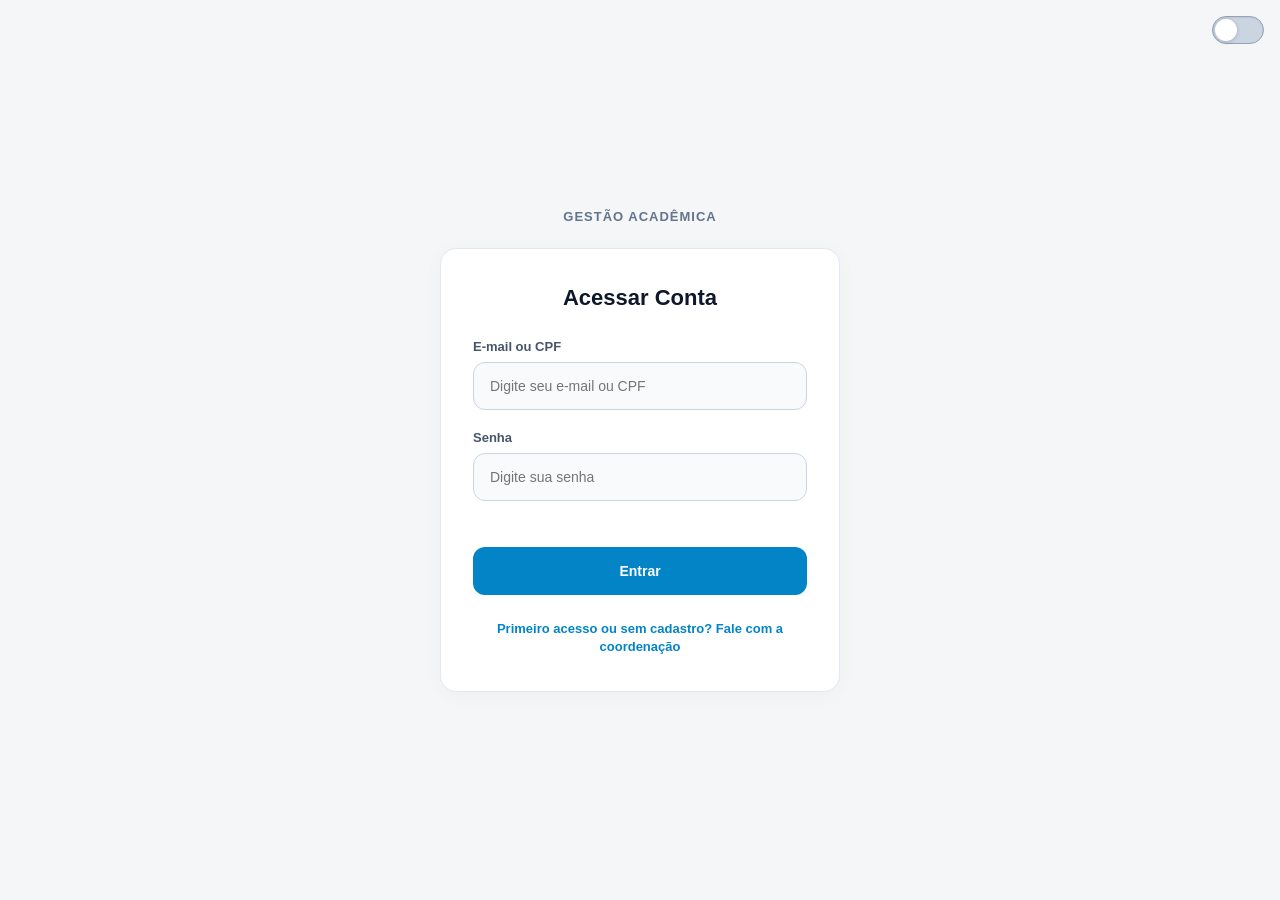
<file: HTML/index.html>
<!DOCTYPE html>
<html lang="pt-BR">
<head>
  <meta charset="UTF-8">
  <meta name="viewport" content="width=device-width, initial-scale=1.0">
  <title>Sistema Acadêmico - Login</title>
  <script>
    (function () {
      if (localStorage.getItem("tema") === "escuro") {
        document.documentElement.setAttribute("data-theme", "dark");
      }
    })();
  </script>
  <link rel="stylesheet" href="../CSS/style.css">
  <link rel="stylesheet" href="../CSS/tema.css">
</head>
<body>
  <label class="tema-switch" title="Alternar tema claro/escuro">
    <input type="checkbox" id="temaToggle" aria-label="Alternar modo claro e escuro">
    <span class="tema-slider"></span>
  </label>

  <div class="login-container">
    <div class="header-title">
      <h1>GESTÃO ACADÊMICA</h1>
    </div>

    <div class="login-card">
      <h2>Acessar Conta</h2>

      <form id="loginForm">
        <div class="input-group">
          <label for="email">E-mail ou CPF</label>
          <input
            type="text"
            id="email"
            name="identificador"
            placeholder="Digite seu e-mail ou CPF"
            autocomplete="username"
            required
          >
        </div>

        <div class="input-group">
          <label for="senha">Senha</label>
          <input
            type="password"
            id="senha"
            name="senha"
            placeholder="Digite sua senha"
            autocomplete="current-password"
            required
          >
        </div>

        <p id="loginError" class="login-error" role="alert" aria-live="polite"></p>

        <button type="submit" class="btn-primary">Entrar</button>
      </form>

      <div class="login-footer">
        <a href="#" id="openModal">Primeiro acesso ou sem cadastro? Fale com a coordenação</a>
      </div>
    </div>
  </div>

  <div id="supportModal" class="modal" role="dialog" aria-modal="true" aria-labelledby="supportTitle">
    <div class="modal-content">
      <button type="button" class="close-btn" id="closeModal" aria-label="Fechar">&times;</button>
      <h3 id="supportTitle">Solicitar Acesso</h3>
      <p>Preencha com seus dados para solicitar o envio de senha pela coordenação.</p>

      <form action="mailto:coordenacao@faculdade.edu.br" method="post" enctype="text/plain">
        <div class="input-group">
          <label for="nome">Nome Completo</label>
          <input type="text" id="nome" name="Nome" autocomplete="name" required>
        </div>

        <div class="input-group">
          <label for="email_pessoal">Seu E-mail Pessoal</label>
          <input type="email" id="email_pessoal" name="Email Pessoal" placeholder="seuemail@gmail.com" autocomplete="email" required>
        </div>

        <div class="input-group">
          <label for="mensagem">Matrícula ou CPF</label>
          <input type="text" id="mensagem" name="Documento" required>
        </div>

        <button type="submit" class="btn-primary">Enviar para Coordenação</button>
      </form>
    </div>
  </div>

  <script src="../JS/tema.js"></script>
  <script src="../JS/script.js"></script>
</body>
</html>
</file>
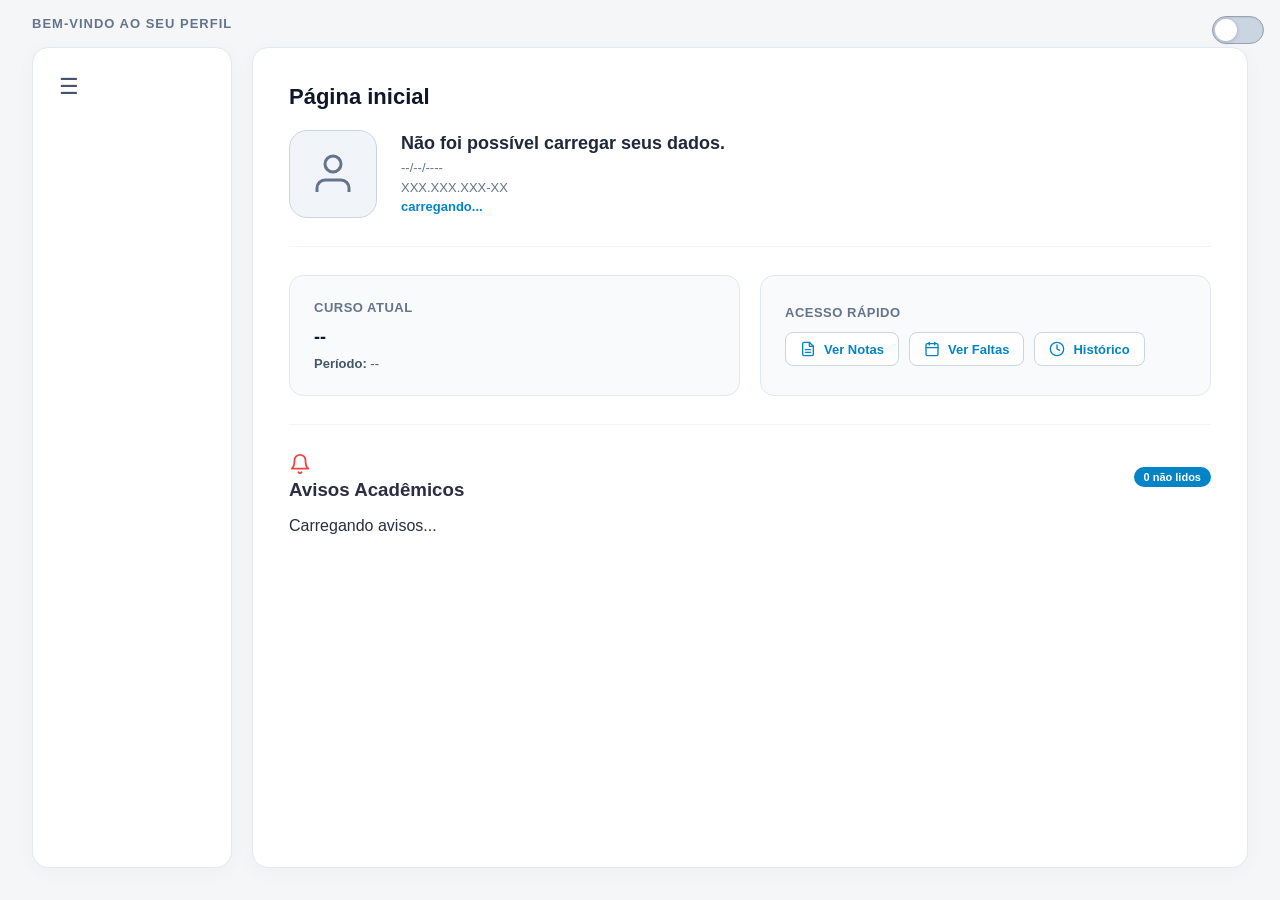
<file: HTML/dashboard.html>
<!DOCTYPE html>
<html lang="pt-BR">
<head>
  <meta charset="UTF-8">
  <meta name="viewport" content="width=device-width, initial-scale=1.0">
  <title>Painel do Aluno</title>
  <script>
    (function () {
      if (localStorage.getItem("tema") === "escuro") {
        document.documentElement.setAttribute("data-theme", "dark");
      }
    })();
  </script>
  <link rel="stylesheet" href="../CSS/dashboard.css">
  <link rel="stylesheet" href="../CSS/tema.css">
</head>
<body>
  <label class="tema-switch" title="Alternar tema claro/escuro">
    <input type="checkbox" id="temaToggle" aria-label="Alternar modo claro e escuro">
    <span class="tema-slider"></span>
  </label>

  <div class="top-title">Bem-vindo ao seu perfil</div>

  <div class="dashboard-container">

    <!-- Menu Lateral Retrátil -->
    <aside class="sidebar" id="sidebar">
      <div class="menu-icon" id="menuBtn">☰</div>

      <div class="sidebar-buttons" id="sidebarMenu">
        <button class="btn-action active" id="btnInicio" onclick="abrirAba('tabInicio')">Página Inicial</button>
        <button class="btn-action" id="btnEditar" onclick="abrirAba('tabEditar')">Editar Informações</button>
        <button class="btn-action" id="btnHistorico" onclick="abrirAba('tabHistorico')">Visualizar Histórico</button>
        <button class="btn-action" id="btnNotas" onclick="abrirAba('tabNotas')">Consulta de Notas</button>
        <button class="btn-action" id="btnFaltas" onclick="abrirAba('tabFaltas')">Consulta de Faltas</button>
        <button class="btn-action" id="btnHorarios" onclick="abrirAba('tabHorarios')">Consulta de Horários</button>
        <button class="btn-action logout" id="btnLogout">Sair</button>
      </div>
    </aside>

    <!-- Área Principal com Navegação por Abas -->
    <main class="main-card">
       
      <!-- Página Inicial -->
      <section id="tabInicio" class="tab-content active">
        <h2>Página inicial</h2>

        <div class="profile-row">
          <div class="avatar-container">
            <svg viewBox="0 0 24 24" fill="none" stroke-width="1.5" stroke="currentColor">
              <path d="M20 21v-2a4 4 0 0 0-4-4H8a4 4 0 0 0-4 4v2"></path>
              <circle cx="12" cy="7" r="4"></circle>
            </svg>
          </div>
          <div class="profile-details">
            <h3 id="studentName">Carregando...</h3>
            <p id="studentBirth">--/--/----</p>
            <p id="studentCpf">XXX.XXX.XXX-XX</p>
            <a href="#" id="studentEmail">carregando...</a>
          </div>
        </div>

        <hr class="line-divider">

        <div class="info-grid">
          <div class="info-card">
            <h4>Curso Atual</h4>
            <p class="highlight-text" id="studentCourse">--</p>
            <p class="sub-text"><strong>Período:</strong> <span id="studentPeriod">--</span></p>
          </div>

          <!-- Atalhos Rápidos de Navegação -->
          <div class="info-card quick-access-card">
            <h4>Acesso Rápido</h4>
            <div class="quick-links">
              <button class="btn-quick" onclick="abrirAba('tabNotas')">
                <svg class="quick-icon" viewBox="0 0 24 24" fill="none" stroke="currentColor" stroke-width="2" stroke-linecap="round" stroke-linejoin="round"><path d="M14 2H6a2 2 0 0 0-2 2v16a2 2 0 0 0 2 2h12a2 2 0 0 0 2-2V8z"></path><polyline points="14 2 14 8 20 8"></polyline><line x1="16" y1="13" x2="8" y2="13"></line><line x1="16" y1="17" x2="8" y2="17"></line></svg>
                <span>Ver Notas</span>
              </button>
              <button class="btn-quick" onclick="abrirAba('tabFaltas')">
                <svg class="quick-icon" viewBox="0 0 24 24" fill="none" stroke="currentColor" stroke-width="2" stroke-linecap="round" stroke-linejoin="round"><rect x="3" y="4" width="18" height="18" rx="2" ry="2"></rect><line x1="16" y1="2" x2="16" y2="6"></line><line x1="8" y1="2" x2="8" y2="6"></line><line x1="3" y1="10" x2="21" y2="10"></line></svg>
                <span>Ver Faltas</span>
              </button>
              <button class="btn-quick" onclick="abrirAba('tabHistorico')">
                <svg class="quick-icon" viewBox="0 0 24 24" fill="none" stroke="currentColor" stroke-width="2" stroke-linecap="round" stroke-linejoin="round"><circle cx="12" cy="12" r="10"></circle><polyline points="12 6 12 12 16 14"></polyline></svg>
                <span>Histórico</span>
              </button>
            </div>
          </div>
        </div>

        <hr class="line-divider">

        <!-- Seção de Avisos Acadêmicos -->
        <div class="avisos-section">
          <div class="avisos-header">
            <div class="avisos-title-group">
              <span class="bell-icon" id="bellIcon">
                <svg viewBox="0 0 24 24" width="22" height="22" fill="none" stroke="#ef4444" stroke-width="2" stroke-linecap="round" stroke-linejoin="round">
                  <path d="M18 8A6 6 0 0 0 6 8c0 7-3 9-3 9h18s-3-2-3-9"></path>
                  <path d="M13.73 21a2 2 0 0 1-3.46 0"></path>
                </svg>
              </span>
              <h3>Avisos Acadêmicos</h3>
            </div>
            <span class="badge-unread" id="badgeAvisos">0 não lidos</span>
          </div>
          <div id="avisosContainer" class="avisos-container">
            <p>Carregando avisos...</p>
          </div>
        </div>
      </section>

      <!-- Editar Informações -->
      <section id="tabEditar" class="tab-content">
        <div class="tab-header">
          <button class="btn-voltar" onclick="abrirAba('tabInicio')">
            <svg viewBox="0 0 24 24" width="18" height="18" fill="none" stroke="currentColor" stroke-width="2" stroke-linecap="round" stroke-linejoin="round">
              <line x1="19" y1="12" x2="5" y2="12"></line>
              <polyline points="12 19 5 12 12 5"></polyline>
            </svg>
            <span>Voltar ao Início</span>
          </button>
          <h2>Editar Informações</h2>
        </div>
        <p class="sub-text">Atualização de cadastro disponível junto à secretaria.</p>
      </section>

      <!-- Histórico Escolar -->
      <section id="tabHistorico" class="tab-content">
        <div class="tab-header">
          <button class="btn-voltar" onclick="abrirAba('tabInicio')">
            <svg viewBox="0 0 24 24" width="18" height="18" fill="none" stroke="currentColor" stroke-width="2" stroke-linecap="round" stroke-linejoin="round">
              <line x1="19" y1="12" x2="5" y2="12"></line>
              <polyline points="12 19 5 12 12 5"></polyline>
            </svg>
            <span>Voltar ao Início</span>
          </button>
          <h2>Histórico Escolar</h2>
        </div>
        <div id="studentHistory" class="historico-container"></div>
      </section>

      <!-- Consulta de Notas -->
      <section id="tabNotas" class="tab-content">
        <div class="tab-header">
          <button class="btn-voltar" onclick="abrirAba('tabInicio')">
            <svg viewBox="0 0 24 24" width="18" height="18" fill="none" stroke="currentColor" stroke-width="2" stroke-linecap="round" stroke-linejoin="round">
              <line x1="19" y1="12" x2="5" y2="12"></line>
              <polyline points="12 19 5 12 12 5"></polyline>
            </svg>
            <span>Voltar ao Início</span>
          </button>
          <h2>Consulta de Notas</h2>
        </div>
        <div id="notasContainer" class="notas-container"></div>
      </section>

      <!-- Consulta de Faltas -->
      <section id="tabFaltas" class="tab-content">
        <div class="tab-header">
          <button class="btn-voltar" onclick="abrirAba('tabInicio')">
            <svg viewBox="0 0 24 24" width="18" height="18" fill="none" stroke="currentColor" stroke-width="2" stroke-linecap="round" stroke-linejoin="round">
              <line x1="19" y1="12" x2="5" y2="12"></line>
              <polyline points="12 19 5 12 12 5"></polyline>
            </svg>
            <span>Voltar ao Início</span>
          </button>
          <h2>Consulta de Faltas</h2>
        </div>
        <div id="faltasContainer" class="faltas-container"></div>
      </section>

            <!-- Consulta de Horários -->
      <section id="tabHorarios" class="tab-content">
        <div class="tab-header">
          <button class="btn-voltar" onclick="abrirAba('tabInicio')">
            <svg viewBox="0 0 24 24" width="18" height="18" fill="none" stroke="currentColor" stroke-width="2" stroke-linecap="round" stroke-linejoin="round">
              <line x1="19" y1="12" x2="5" y2="12"></line>
              <polyline points="12 19 5 12 12 5"></polyline>
            </svg>
            <span>Voltar ao Início</span>
          </button>
          <h2>Consulta de Horários</h2>
        </div>
        <div id="horariosContainer" class="horarios-container"></div>
      </section>

    </main>

  </div>

  <script src="../JS/tema.js"></script>
  <script src="../JS/script.js"></script>

</body>
</html>
</file>
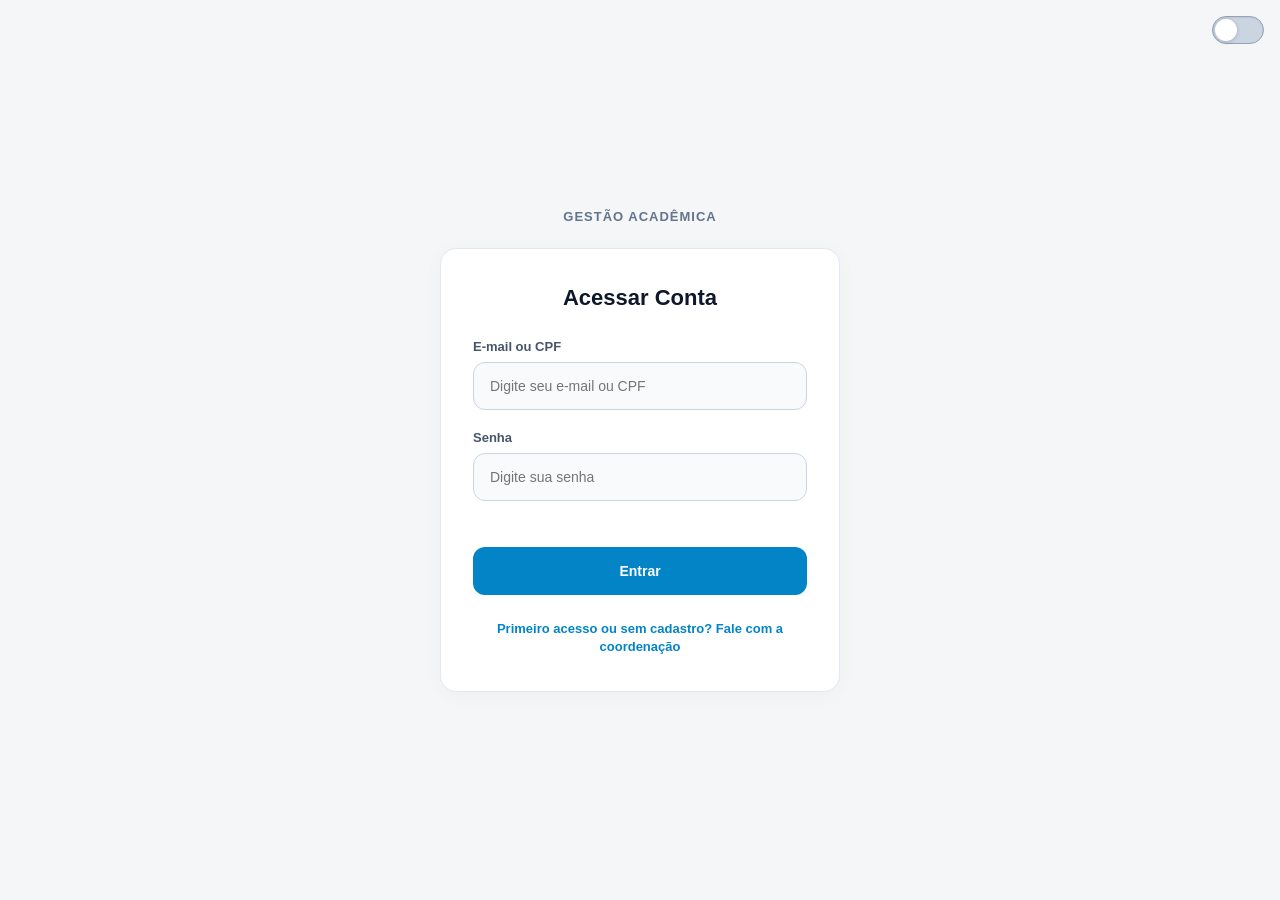
<file: HTML/horarios.html>
<!DOCTYPE html>
<html lang="pt-BR">
<head>
  <meta charset="UTF-8">
  <meta name="viewport" content="width=device-width, initial-scale=1.0">
  <title>Grade de Horários</title>
  <script>
    (function () {
      if (localStorage.getItem("tema") === "escuro") {
        document.documentElement.setAttribute("data-theme", "dark");
      }
    })();
  </script>
  <link rel="stylesheet" href="../CSS/horarios.css">
  <link rel="stylesheet" href="../CSS/tema.css">
</head>
<body>
  <label class="tema-switch" title="Alternar tema claro/escuro">
    <input type="checkbox" id="temaToggle" aria-label="Alternar modo claro e escuro">
    <span class="tema-slider"></span>
  </label>

  <header class="topo">
    <h1>Grade de Horários</h1>
    <p id="nomeAluno">Carregando...</p>
    <nav class="acoes">
      <a href="dashboard.html">Voltar ao painel</a>
      <button type="button" id="btnLogout">Sair</button>
    </nav>
  </header>

  <main class="conteudo">
    <p id="mensagemErro" class="erro" hidden></p>
    <div id="gradeHorarios">
      <p>Carregando horários...</p>
    </div>
  </main>

  <script src="../JS/tema.js"></script>
  <script src="../JS/horarios.js"></script>
</body>
</html>
</file>
<file: CSS/style.css>
* {
  margin: 0;
  padding: 0;
  box-sizing: border-box;
  font-family: -apple-system, BlinkMacSystemFont, "Segoe UI", Roboto, Helvetica, Arial, sans-serif;
}

body {
  background-color: #f4f6f8;
  color: #2b2d42;
  display: flex;
  justify-content: center;
  align-items: center;
  min-height: 100vh;
  padding: 20px 16px;
}

.login-container {
  width: 100%;
  max-width: 400px;
}

.header-title h1 {
  font-size: 13px;
  color: #64748b;
  font-weight: 700;
  text-transform: uppercase;
  letter-spacing: 1px;
  margin-bottom: 24px;
  text-align: center;
}

.login-card {
  background-color: #ffffff;
  width: 100%;
  border-radius: 16px;
  border: 1px solid #e2e8f0;
  padding: 36px 32px;
  box-shadow: 0 4px 20px rgba(0, 0, 0, 0.03);
}

.login-card h2 {
  font-size: 22px;
  font-weight: 700;
  margin-bottom: 28px;
  color: #0f172a;
  text-align: center;
}

.input-group {
  text-align: left;
  margin-bottom: 20px;
}

.input-group label {
  display: block;
  font-size: 13px;
  color: #475569;
  margin-bottom: 8px;
  font-weight: 600;
}

.input-group input {
  width: 100%;
  height: 48px;
  padding: 0 16px;
  border: 1px solid #cbd5e1;
  border-radius: 12px;
  font-size: 14px;
  color: #1e293b;
  background-color: #f8fafc;
  outline: none;
  transition: all 0.2s ease;
}

.input-group input:focus {
  border-color: #0284c7;
  background-color: #ffffff;
  box-shadow: 0 0 0 3px rgba(2, 132, 199, 0.15);
}

.btn-primary {
  width: 100%;
  height: 48px;
  background-color: #0284c7;
  color: #ffffff;
  border: none;
  border-radius: 12px;
  font-size: 14px;
  font-weight: 600;
  cursor: pointer;
  margin-top: 10px;
  transition: background-color 0.2s ease;
}

.btn-primary:hover {
  background-color: #0369a1;
}

.btn-primary:active {
  background-color: #075985;
}

.login-footer {
  margin-top: 24px;
  text-align: center;
}

.login-footer a {
  font-size: 13px;
  color: #0284c7;
  font-weight: 600;
  text-decoration: none;
  transition: color 0.2s;
}

.login-footer a:hover {
  text-decoration: underline;
  color: #0369a1;
}

.modal {
  display: none;
  position: fixed;
  top: 0;
  left: 0;
  width: 100%;
  height: 100vh;
  background-color: rgba(15, 23, 42, 0.4);
  backdrop-filter: blur(4px);
  justify-content: center;
  align-items: center;
  z-index: 1000;
  padding: 20px;
}

.modal-content {
  background-color: #ffffff;
  padding: 32px;
  border-radius: 16px;
  width: 100%;
  max-width: 420px;
  position: relative;
  box-shadow: 0 10px 25px rgba(0, 0, 0, 0.08);
  border: 1px solid #e2e8f0;
}

.close-btn {
  position: absolute;
  top: 16px;
  right: 20px;
  font-size: 22px;
  font-weight: bold;
  cursor: pointer;
  color: #64748b;
  transition: color 0.2s;
}

.close-btn:hover {
  color: #0f172a;
}

.modal-content h3 {
  margin-bottom: 12px;
  font-size: 18px;
  font-weight: 700;
  color: #0f172a;
}

.modal-content p {
  font-size: 13px;
  color: #64748b;
  margin-bottom: 20px;
  line-height: 1.5;
}

.login-error {
  min-height: 20px;
  margin-top: -8px;
  margin-bottom: 4px;
  font-size: 13px;
  font-weight: 600;
  text-align: center;
  color: #b91c1c;
}
.input-group input[aria-invalid="true"] {
  border-color: #b91c1c;
  background-color: #fff7f7;
}

.close-btn {
  background: transparent;
  border: 0;
  line-height: 1;
}
</file>
<file: CSS/tema.css>
/* Toggle de tema — canto superior direito */
.tema-switch {
  position: fixed;
  top: 16px;
  right: 16px;
  z-index: 2000;
  display: inline-flex;
  align-items: center;
  cursor: pointer;
  user-select: none;
}

.tema-switch input {
  position: absolute;
  opacity: 0;
  width: 0;
  height: 0;
}

.tema-slider {
  position: relative;
  width: 52px;
  height: 28px;
  border-radius: 999px;
  background: #cbd5e1;
  border: 1px solid #94a3b8;
  transition: background-color 0.35s ease, border-color 0.35s ease, box-shadow 0.35s ease;
  box-shadow: inset 0 1px 2px rgba(15, 23, 42, 0.08);
}

.tema-slider::before {
  content: "";
  position: absolute;
  top: 2px;
  left: 2px;
  width: 22px;
  height: 22px;
  border-radius: 50%;
  background: #ffffff;
  box-shadow: 0 1px 4px rgba(15, 23, 42, 0.2);
  transition: transform 0.35s cubic-bezier(0.4, 0, 0.2, 1), background-color 0.35s ease;
}

.tema-switch input:checked + .tema-slider {
  background: #0284c7;
  border-color: #0369a1;
}

.tema-switch input:checked + .tema-slider::before {
  transform: translateX(24px);
  background: #f8fafc;
}

.tema-switch input:focus-visible + .tema-slider {
  box-shadow: 0 0 0 3px rgba(2, 132, 199, 0.35);
}

/* Transição suave entre temas */
html.tema-transicao body,
html.tema-transicao body *,
html.tema-transicao body *::before,
html.tema-transicao body *::after {
  transition:
    background-color 0.4s ease,
    color 0.4s ease,
    border-color 0.4s ease,
    box-shadow 0.4s ease,
    fill 0.4s ease,
    stroke 0.4s ease !important;
}

/* ========== Modo escuro ========== */
html[data-theme="dark"] body {
  background-color: #0f172a;
  color: #e2e8f0;
}

html[data-theme="dark"] .tema-slider {
  background: #334155;
  border-color: #475569;
}

html[data-theme="dark"] .tema-switch input:checked + .tema-slider {
  background: #0ea5e9;
  border-color: #0284c7;
}

/* Login */
html[data-theme="dark"] .header-title h1 {
  color: #94a3b8;
}

html[data-theme="dark"] .login-card,
html[data-theme="dark"] .modal-content {
  background-color: #1e293b;
  border-color: #334155;
  box-shadow: 0 8px 24px rgba(0, 0, 0, 0.35);
}

html[data-theme="dark"] .login-card h2,
html[data-theme="dark"] .modal-content h3,
html[data-theme="dark"] .close-btn:hover {
  color: #f8fafc;
}

html[data-theme="dark"] .input-group label,
html[data-theme="dark"] .modal-content p,
html[data-theme="dark"] .close-btn {
  color: #94a3b8;
}

html[data-theme="dark"] .input-group input {
  background-color: #0f172a;
  border-color: #475569;
  color: #e2e8f0;
}

html[data-theme="dark"] .input-group input:focus {
  background-color: #0f172a;
  border-color: #0ea5e9;
  box-shadow: 0 0 0 3px rgba(14, 165, 233, 0.2);
}

html[data-theme="dark"] .input-group input[aria-invalid="true"] {
  border-color: #f87171;
  background-color: #450a0a;
}

html[data-theme="dark"] .login-footer a {
  color: #38bdf8;
}

html[data-theme="dark"] .login-footer a:hover {
  color: #7dd3fc;
}

html[data-theme="dark"] .modal {
  background-color: rgba(2, 6, 23, 0.65);
}

html[data-theme="dark"] .login-error {
  color: #fca5a5;
}

/* Dashboard */
html[data-theme="dark"] .top-title {
  color: #94a3b8;
}

html[data-theme="dark"] .sidebar,
html[data-theme="dark"] .main-card {
  background-color: #1e293b;
  border-color: #334155;
  box-shadow: 0 8px 24px rgba(0, 0, 0, 0.25);
}

html[data-theme="dark"] .menu-icon {
  color: #cbd5e1;
}

html[data-theme="dark"] .menu-icon:hover {
  background-color: #334155;
}

html[data-theme="dark"] .btn-action {
  background: #0f172a;
  border-color: #334155;
  color: #38bdf8;
}

html[data-theme="dark"] .btn-action:hover {
  background-color: #0284c7;
  border-color: #0284c7;
  color: #ffffff;
}

html[data-theme="dark"] .btn-action.logout {
  color: #f87171;
  background: #450a0a;
  border-color: #7f1d1d;
}

html[data-theme="dark"] .btn-action.logout:hover {
  background-color: #dc2626;
  border-color: #dc2626;
  color: #ffffff;
}

html[data-theme="dark"] .main-card h2,
html[data-theme="dark"] .profile-details h3,
html[data-theme="dark"] .highlight-text,
html[data-theme="dark"] .nota-card h3,
html[data-theme="dark"] .historico-card h3,
html[data-theme="dark"] .falta-card h3 {
  color: #f8fafc;
}

html[data-theme="dark"] .avatar-container {
  background-color: #0f172a;
  border-color: #475569;
}

html[data-theme="dark"] .avatar-container svg {
  stroke: #94a3b8;
}

html[data-theme="dark"] .profile-details p,
html[data-theme="dark"] .info-card h4,
html[data-theme="dark"] .sub-text {
  color: #94a3b8;
}

html[data-theme="dark"] .profile-details a {
  color: #38bdf8;
}

html[data-theme="dark"] .line-divider {
  border-top-color: #334155;
}

html[data-theme="dark"] .info-card,
html[data-theme="dark"] .nota-card,
html[data-theme="dark"] .historico-card,
html[data-theme="dark"] .falta-card {
  background-color: #0f172a;
  border-color: #334155;
}

html[data-theme="dark"] .nota-detalhe,
html[data-theme="dark"] .historico-detalhe,
html[data-theme="dark"] .falta-detalhe,
html[data-theme="dark"] .history-content {
  color: #cbd5e1;
}

html[data-theme="dark"] .situacao-aprovado {
  color: #4ade80;
}

html[data-theme="dark"] .situacao-reprovado {
  color: #f87171;
}

html[data-theme="dark"] .situacao-recuperacao {
  color: #fbbf24;
}

/* Horários */
html[data-theme="dark"] .topo h1,
html[data-theme="dark"] .aula-disciplina {
  color: #f8fafc;
}

html[data-theme="dark"] .topo #nomeAluno,
html[data-theme="dark"] .dia-bloco h2,
html[data-theme="dark"] .aula-meta {
  color: #94a3b8;
}

html[data-theme="dark"] .acoes a,
html[data-theme="dark"] .acoes button {
  background: #0f172a;
  border-color: #334155;
  color: #38bdf8;
}

html[data-theme="dark"] .acoes a:hover,
html[data-theme="dark"] .acoes button:hover {
  background: #0284c7;
  border-color: #0284c7;
  color: #ffffff;
}

html[data-theme="dark"] .acoes button#btnLogout {
  color: #f87171;
  background: #450a0a;
  border-color: #7f1d1d;
}

html[data-theme="dark"] .acoes button#btnLogout:hover {
  background: #dc2626;
  border-color: #dc2626;
  color: #ffffff;
}

html[data-theme="dark"] .erro {
  background: #450a0a;
  color: #fecaca;
  border-color: #7f1d1d;
}

html[data-theme="dark"] .dia-bloco {
  background: #1e293b;
  border-color: #334155;
  border-left-color: #0ea5e9;
  box-shadow: 0 8px 24px rgba(0, 0, 0, 0.25);
}

html[data-theme="dark"] .aula-card {
  background: #0f172a;
  border-color: #334155;
}

html[data-theme="dark"] .aula-horario {
  color: #38bdf8;
}
</file>
<file: CSS/dashboard.css>
* {
  margin: 0;
  padding: 0;
  box-sizing: border-box;
  font-family: -apple-system, BlinkMacSystemFont, "Segoe UI", Roboto, Helvetica, Arial, sans-serif;
}

body {
  background-color: #f4f6f8;
  color: #2b2d42;
  min-height: 100vh;
  display: flex;
  flex-direction: column;
}

.top-title {
  padding: 16px 32px;
  font-size: 13px;
  color: #64748b;
  font-weight: 700;
  text-transform: uppercase;
  letter-spacing: 1px;
}

.dashboard-container {
  display: flex;
  flex: 1;
  gap: 20px;
  padding: 0 32px 32px 32px;
  width: 100%;
}

/* Sidebar */
.sidebar {
  width: 200px;
  background-color: #ffffff;
  border-radius: 16px;
  padding: 20px 16px;
  display: flex;
  flex-direction: column;
  align-self: stretch; 
  box-shadow: 0 4px 20px rgba(0, 0, 0, 0.03);
  border: 1px solid #e2e8f0;
  transition: all 0.3s ease;
}

.menu-icon {
  font-size: 22px;
  color: #475569;
  cursor: pointer;
  padding: 6px 10px;
  border-radius: 8px;
  width: fit-content;
  user-select: none;
  transition: background 0.2s;
  margin-bottom: 12px;
}

.menu-icon:hover {
  background-color: #f1f5f9;
}

.sidebar-buttons {
  display: none;
  flex-direction: column;
  gap: 12px;
  flex: 1; 
  animation: fadeIn 0.3s ease-in-out;
}

.sidebar-buttons.active {
  display: flex;
}

.btn-action {
  background: #f8fafc;
  border: 1px solid #e2e8f0;
  border-radius: 12px;
  padding: 12px 8px;
  color: #0284c7;
  font-size: 11px;
  font-weight: 600;
  cursor: pointer;
  text-align: center;
  transition: all 0.2s ease;
}

.btn-action:hover {
  background-color: #0284c7;
  color: #ffffff;
  border-color: #0284c7;
}

.btn-action.logout {
  color: #ef4444;
  background: #fef2f2;
  border-color: #fecaca;
  margin-top: auto; 
}

.btn-action.logout:hover {
  background-color: #ef4444;
  color: #ffffff;
}

/* Conteúdo Principal */
.main-card {
  flex: 1;
  background-color: #ffffff;
  border-radius: 16px;
  padding: 36px;
  width: 100%;
  box-shadow: 0 4px 20px rgba(0, 0, 0, 0.03);
  border: 1px solid #e2e8f0;
}

.main-card h2 {
  font-size: 22px;
  font-weight: 700;
  color: #0f172a;
  margin-bottom: 20px;
}

.profile-row {
  display: flex;
  gap: 24px;
  align-items: center;
}

.avatar-container {
  width: 88px;
  height: 88px;
  background-color: #f1f5f9;
  border: 1px solid #cbd5e1;
  border-radius: 18px;
  display: flex;
  justify-content: center;
  align-items: center;
}

.avatar-container svg {
  width: 48px;
  height: 48px;
  stroke: #64748b;
}

.profile-details h3 {
  font-size: 18px;
  font-weight: 700;
  color: #1e293b;
  margin-bottom: 4px;
}

.profile-details p {
  font-size: 13px;
  color: #64748b;
  line-height: 1.5;
}

.profile-details a {
  font-size: 13px;
  color: #0284c7;
  font-weight: 600;
  text-decoration: none;
}

.profile-details a:hover {
  text-decoration: underline;
}

.line-divider {
  border: none;
  border-top: 1px solid #f1f5f9;
  margin: 28px 0;
}

.info-grid {
  display: grid;
  grid-template-columns: 1fr 1fr;
  gap: 20px;
}

.info-card {
  background-color: #f8fafc;
  border: 1px solid #e2e8f0;
  border-radius: 14px;
  padding: 24px;
}

.info-card h4 {
  font-size: 13px;
  color: #64748b;
  text-transform: uppercase;
  letter-spacing: 0.5px;
  margin-bottom: 12px;
}

.highlight-text {
  font-size: 18px;
  font-weight: 700;
  color: #0f172a;
  margin-bottom: 8px;
}

.sub-text {
  font-size: 13px;
  color: #475569;
}

.history-content {
  font-size: 13px;
  color: #334155;
  line-height: 1.6;
}

.tab-content {
  display: none; 
}

.tab-content.active {
  display: block; 
  animation: fadeIn 0.3s ease-in-out;
}

/* Cards genéricos de Notas, Histórico e Faltas */
.notas-container,
.historico-container,
.faltas-container {
  display: flex;
  flex-direction: column;
  gap: 16px;
}

.nota-card,
.historico-card,
.falta-card {
  background-color: #f8fafc;
  border: 1px solid #e2e8f0;
  border-radius: 14px;
  padding: 20px;
}

.nota-card h3,
.historico-card h3,
.falta-card h3 {
  font-size: 16px;
  font-weight: 700;
  color: #1e293b;
  margin-bottom: 12px;
}

.nota-detalhe,
.historico-detalhe,
.falta-detalhe {
  display: flex;
  justify-content: space-between;
  font-size: 14px;
  color: #334155;
  margin-bottom: 6px;
}

.nota-detalhe span:last-child,
.historico-detalhe span:last-child,
.falta-detalhe span:last-child {
  font-weight: 600;
}

/* Situações */
.situacao-aprovado { color: #16a34a; font-weight: 700; }
.situacao-reprovado { color: #dc2626; font-weight: 700; }
.situacao-recuperacao { color: #d97706; font-weight: 700; }

/* Atalhos Rápidos e Ícones */
.quick-access-card {
  display: flex;
  flex-direction: column;
  justify-content: center;
}

.quick-links {
  display: flex;
  gap: 10px;
  flex-wrap: wrap;
}

.btn-quick {
  display: inline-flex;
  align-items: center;
  gap: 8px;
  background: #ffffff;
  border: 1px solid #cbd5e1;
  border-radius: 8px;
  padding: 8px 14px;
  color: #0284c7;
  font-size: 13px;
  font-weight: 600;
  text-decoration: none;
  cursor: pointer;
  transition: all 0.2s ease;
}

.btn-quick:hover {
  background-color: #0284c7;
  color: #ffffff;
  border-color: #0284c7;
  box-shadow: 0 2px 4px rgba(2, 132, 199, 0.15);
}

.quick-icon {
  width: 16px;
  height: 16px;
  stroke: #0284c7;
  transition: stroke 0.2s ease;
}

.btn-quick:hover .quick-icon {
  stroke: #ffffff;
}

/* Avisos */
.avisos-section {
  margin-top: 10px;
}

.avisos-header {
  display: flex;
  justify-content: space-between;
  align-items: center;
  margin-bottom: 16px;
}

.badge-unread {
  background-color: #0284c7;
  color: #ffffff;
  font-size: 11px;
  font-weight: 700;
  padding: 4px 10px;
  border-radius: 20px;
}

.avisos-container {
  display: flex;
  flex-direction: column;
  gap: 12px;
}

.aviso-card {
  background-color: #f8fafc;
  border: 1px solid #e2e8f0;
  border-left: 4px solid #94a3b8;
  border-radius: 10px;
  padding: 16px;
  transition: all 0.2s ease;
}

.aviso-card.nao-lido {
  background-color: #f0f9ff;
  border-left-color: #0284c7;
}

.aviso-header-info {
  display: flex;
  justify-content: space-between;
  align-items: center;
  margin-bottom: 8px;
}

.aviso-card h4 {
  font-size: 15px;
  color: #0f172a;
  font-weight: 700;
}

.aviso-data {
  font-size: 11px;
  color: #64748b;
}

.aviso-card p {
  font-size: 13px;
  color: #334155;
  line-height: 1.5;
  margin-bottom: 10px;
}

.btn-marcar-lido {
  background: transparent;
  border: none;
  color: #0284c7;
  font-size: 11px;
  font-weight: 600;
  cursor: pointer;
  padding: 0;
}

.btn-marcar-lido:hover {
  text-decoration: underline;
}

/* Header de Abas / Botão Voltar */
.tab-header {
  display: flex;
  align-items: center;
  gap: 16px;
  margin-bottom: 20px;
}

.tab-header h2 {
  margin: 0;
}

.btn-voltar {
  display: inline-flex;
  align-items: center;
  gap: 6px;
  background-color: #f1f5f9;
  color: #0284c7;
  border: 1px solid #cbd5e1;
  padding: 6px 12px;
  border-radius: 6px;
  font-size: 13px;
  font-weight: 600;
  cursor: pointer;
  transition: all 0.2s ease;
}

.btn-voltar:hover {
  background-color: #0284c7;
  color: #ffffff;
  border-color: #0284c7;
}

.btn-voltar svg {
  transition: transform 0.2s ease;
}

.btn-voltar:hover svg {
  transform: translateX(-3px); 
}

/* Animações e Responsividade */
@keyframes fadeIn {
  from { opacity: 0; transform: translateY(-8px); }
  to { opacity: 1; transform: translateY(0); }
}

@media (max-width: 900px) {
  .info-grid {
    grid-template-columns: 1fr;
  }
}

/* Estilos para a aba Horários */
.horarios-container {
  display: flex;
  flex-direction: column;
  gap: 14px;
}

.dia-bloco {
  background: #fff;
  border: 1px solid #e2e8f0;
  border-left: 4px solid #0284c7;
  border-radius: 16px;
  padding: 18px 20px;
  box-shadow: 0 4px 20px rgba(0, 0, 0, 0.03);
}

.dia-bloco h2 {
  font-size: 13px;
  text-transform: uppercase;
  letter-spacing: 0.5px;
  color: #64748b;
  margin-bottom: 12px;
}

.aula-card {
  display: flex;
  gap: 14px;
  align-items: flex-start;
  border: 1px solid #e2e8f0;
  border-radius: 12px;
  padding: 12px 14px;
  background: #f8fafc;
  margin-bottom: 8px;
}

.aula-card:last-child {
  margin-bottom: 0;
}

.aula-horario {
  flex-shrink: 0;
  min-width: 110px;
  font-size: 13px;
  font-weight: 700;
  color: #0284c7;
}

.aula-info {
  flex: 1;
  min-width: 0;
}

.aula-disciplina {
  font-size: 14px;
  font-weight: 600;
  color: #0f172a;
  margin-bottom: 4px;
}

.aula-meta {
  font-size: 12px;
  color: #64748b;
  line-height: 1.45;
}

/* Opcional: ajustes para tema escuro */
html[data-theme="dark"] .dia-bloco {
  background: #1e293b;
  border-color: #334155;
  border-left-color: #0ea5e9;
  box-shadow: 0 8px 24px rgba(0, 0, 0, 0.25);
}

html[data-theme="dark"] .aula-card {
  background: #0f172a;
  border-color: #334155;
}

html[data-theme="dark"] .aula-horario {
  color: #38bdf8;
}

html[data-theme="dark"] .aula-disciplina {
  color: #f8fafc;
}

html[data-theme="dark"] .aula-meta,
html[data-theme="dark"] .dia-bloco h2 {
  color: #94a3b8;
}
</file>
<file: CSS/horarios.css>
* {
  margin: 0;
  padding: 0;
  box-sizing: border-box;
  font-family: -apple-system, BlinkMacSystemFont, "Segoe UI", Roboto, Helvetica, Arial, sans-serif;
}

body {
  background-color: #f4f6f8;
  color: #2b2d42;
  min-height: 100vh;
}

.topo,
.conteudo {
  max-width: 820px;
  margin: 0 auto;
  padding-left: 32px;
  padding-right: 32px;
}

.topo {
  padding-top: 24px;
  padding-bottom: 16px;
}

.topo h1 {
  font-size: 22px;
  font-weight: 700;
  color: #0f172a;
  margin-bottom: 4px;
}

.topo #nomeAluno {
  color: #64748b;
  font-size: 13px;
  margin-bottom: 16px;
}

.acoes {
  display: flex;
  flex-wrap: wrap;
  gap: 10px;
  align-items: center;
}

.acoes a,
.acoes button {
  display: inline-block;
  padding: 10px 14px;
  border-radius: 12px;
  font-size: 12px;
  font-weight: 600;
  text-decoration: none;
  cursor: pointer;
  border: 1px solid #e2e8f0;
  background: #f8fafc;
  color: #0284c7;
}

.acoes a:hover,
.acoes button:hover {
  background: #0284c7;
  color: #fff;
  border-color: #0284c7;
}

.acoes button#btnLogout {
  color: #ef4444;
  background: #fef2f2;
  border-color: #fecaca;
}

.acoes button#btnLogout:hover {
  background: #ef4444;
  color: #fff;
  border-color: #ef4444;
}

.conteudo {
  padding-bottom: 32px;
}

.erro {
  background: #fef2f2;
  color: #b91c1c;
  border: 1px solid #fecaca;
  border-radius: 12px;
  padding: 12px 16px;
  margin-bottom: 16px;
  font-size: 13px;
}

#gradeHorarios {
  display: flex;
  flex-direction: column;
  gap: 14px;
}

.dia-bloco {
  background: #fff;
  border: 1px solid #e2e8f0;
  border-left: 4px solid #0284c7;
  border-radius: 16px;
  padding: 18px 20px;
  box-shadow: 0 4px 20px rgba(0, 0, 0, 0.03);
}

.dia-bloco h2 {
  font-size: 13px;
  text-transform: uppercase;
  letter-spacing: 0.5px;
  color: #64748b;
  margin-bottom: 12px;
}

.aula-card {
  display: flex;
  gap: 14px;
  align-items: flex-start;
  border: 1px solid #e2e8f0;
  border-radius: 12px;
  padding: 12px 14px;
  background: #f8fafc;
  margin-bottom: 8px;
}

.aula-card:last-child {
  margin-bottom: 0;
}

.aula-horario {
  flex-shrink: 0;
  min-width: 110px;
  font-size: 13px;
  font-weight: 700;
  color: #0284c7;
}

.aula-info {
  flex: 1;
  min-width: 0;
}

.aula-disciplina {
  font-size: 14px;
  font-weight: 600;
  color: #0f172a;
  margin-bottom: 4px;
}

.aula-meta {
  font-size: 12px;
  color: #64748b;
  line-height: 1.45;
}

@media (max-width: 640px) {
  .topo,
  .conteudo {
    padding-left: 16px;
    padding-right: 16px;
  }

  .topo {
    padding-top: 16px;
  }

  .acoes {
    flex-direction: column;
    align-items: stretch;
  }

  .acoes a,
  .acoes button {
    text-align: center;
  }

  .aula-card {
    flex-direction: column;
    gap: 6px;
  }

  .aula-horario {
    min-width: 0;
  }
}
</file>
